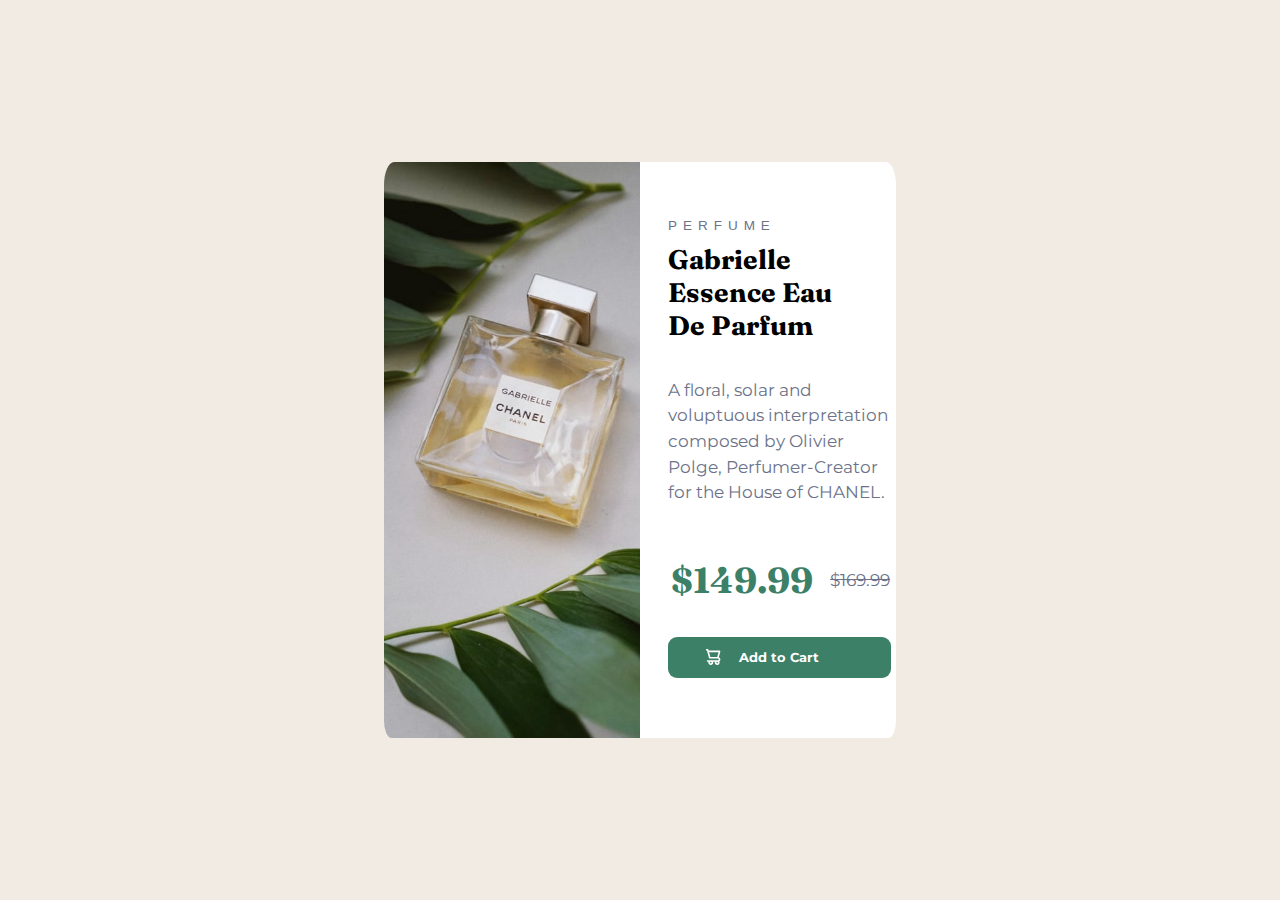
<file: index.html>
<!DOCTYPE html>
<html lang="en">
<head>
  <meta charset="UTF-8">
  <meta name="viewport" content="width=device-width, initial-scale=1.0"> <!-- displays site properly based on user's device -->
  <link rel="stylesheet" href="styles.css">

  <link href="https://fonts.googleapis.com/css?family=Montserrat:100,200,300,regular,500,600,700,800,900,100italic,200italic,300italic,italic,500italic,600italic,700italic,800italic,900italic" rel="stylesheet" />
  <link href="https://fonts.googleapis.com/css?family=Fraunces:100,200,300,regular,500,600,700,800,900,100italic,200italic,300italic,italic,500italic,600italic,700italic,800italic,900italic" rel="stylesheet" />

  

  <link rel="icon" type="image/png" sizes="32x32" href="./images/favicon-32x32.png">

  
  <title>Frontend Mentor | Product preview card component</title>

  <!-- Feel free to remove these styles or customise in your own stylesheet 👍 -->
  <style>
    .attribution { font-size: 11px; text-align: center; }
    .attribution a { color: hsl(228, 45%, 44%); }
  </style>
</head>
<body >
  <main class="main">
  <section class="image" >
    
    </section>
    <article class="text">



      <h5 class="perfume">Perfume</h5>

  <h1 class="header" >Gabrielle
     Essence Eau De Parfum</h1>
    <section class="sect">
<p>
      A floral, solar and voluptuous interpretation composed by Olivier Polge, 
  Perfumer-Creator for the House of CHANEL.
    </p>

    <section class="values">
       <p class="price">$149.99  </p>
    <p class="old__price">$169.99</p> <p>
    
  </p>  
    </section>
     
  
   <button class="button"> Add to Cart</button> 
  
 

    </section>
      
 
    </article>
  </main>
  


  <!-- <div class="attribution">
    Challenge by <a href="https://www.frontendmentor.io?ref=challenge" target="_blank">Frontend Mentor</a>. 
    Coded by <a href="#">Mantas Povilas Bagociunas</a>.
  </div> -->
</body>
</html>
</file>
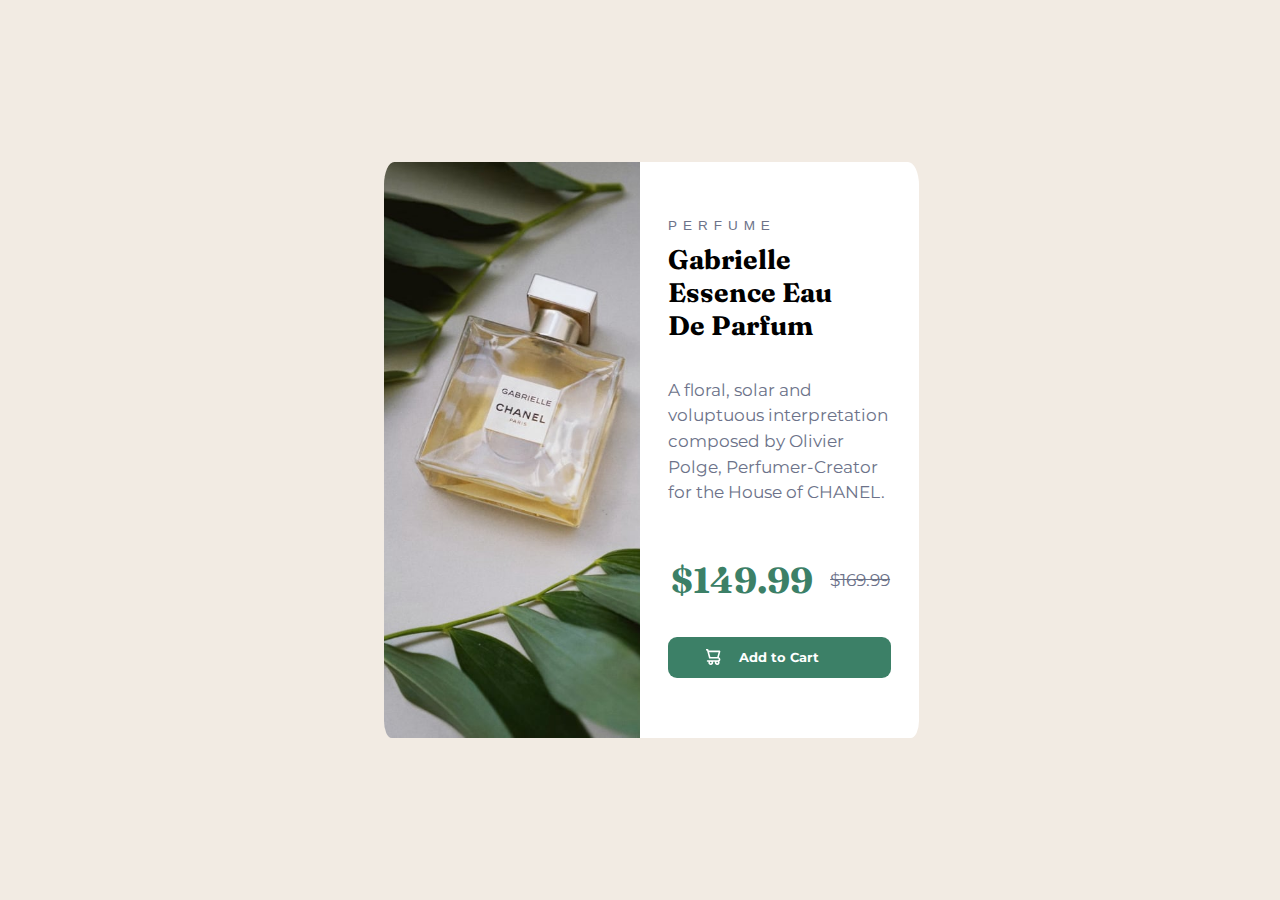
<file: 3exercisePerfum/index.html>
<!DOCTYPE html>
<html lang="en">

<head>
  <meta charset="UTF-8">
  <meta name="viewport" content="width=device-width, initial-scale=1.0">
  <!-- displays site properly based on user's device -->
  <link rel="stylesheet" href="styles.css">

  <link
    href="https://fonts.googleapis.com/css?family=Montserrat:100,200,300,regular,500,600,700,800,900,100italic,200italic,300italic,italic,500italic,600italic,700italic,800italic,900italic"
    rel="stylesheet" />
  <link
    href="https://fonts.googleapis.com/css?family=Fraunces:100,200,300,regular,500,600,700,800,900,100italic,200italic,300italic,italic,500italic,600italic,700italic,800italic,900italic"
    rel="stylesheet" />



  <link rel="icon" type="image/png" sizes="32x32" href="./images/favicon-32x32.png">


  <title>Frontend Mentor | Product preview card component</title>

  <!-- Feel free to remove these styles or customise in your own stylesheet 👍 -->
  <style>
    .attribution {
      font-size: 11px;
      text-align: center;
    }

    .attribution a {
      color: hsl(228, 45%, 44%);
    }
  </style>
</head>

<body>
  <main class="main">
    <section class="image">

    </section>
    <article class="text">



      <h5 class="perfume">Perfume</h5>

      <h1 class="header">Gabrielle
        Essence Eau De Parfum</h1>
      <section class="sect">
        <p>
          A floral, solar and voluptuous interpretation composed by Olivier Polge,
          Perfumer-Creator for the House of CHANEL.
        </p>

        <section class="values">
          <p class="price">$149.99 </p>
          <p class="old__price">$169.99</p>
          <p>

          </p>
        </section>


        <button class="button"> Add to Cart</button>



      </section>


    </article>
  </main>



  <!-- <div class="attribution">
    Challenge by <a href="https://www.frontendmentor.io?ref=challenge" target="_blank">Frontend Mentor</a>. 
    Coded by <a href="#">Mantas Povilas Bagociunas</a>.
  </div> -->
</body>

</html>
</file>
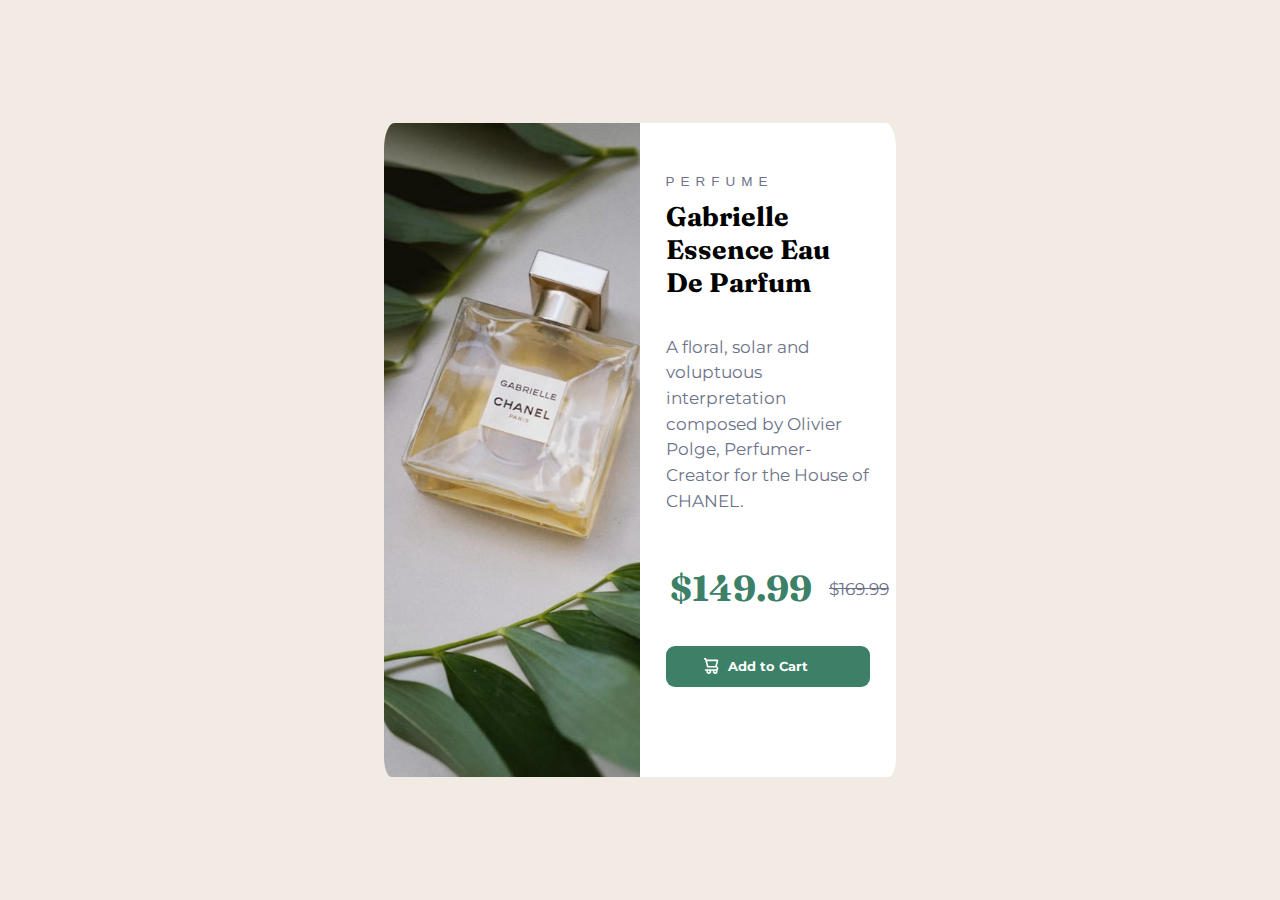
<file: CSS/3exercisePerfum/index.html>
<!DOCTYPE html>
<html lang="en">

<head>
  <meta charset="UTF-8">
  <meta name="viewport" content="width=device-width, initial-scale=1.0">
  <!-- displays site properly based on user's device -->
  <link rel="stylesheet" href="styles.css">

  <link
    href="https://fonts.googleapis.com/css?family=Montserrat:100,200,300,regular,500,600,700,800,900,100italic,200italic,300italic,italic,500italic,600italic,700italic,800italic,900italic"
    rel="stylesheet" />
  <link
    href="https://fonts.googleapis.com/css?family=Fraunces:100,200,300,regular,500,600,700,800,900,100italic,200italic,300italic,italic,500italic,600italic,700italic,800italic,900italic"
    rel="stylesheet" />



  <link rel="icon" type="image/png" sizes="32x32" href="./images/favicon-32x32.png">


  <title>Frontend Mentor | Product preview card component</title>

  <!-- Feel free to remove these styles or customise in your own stylesheet 👍 -->
  <style>
    .attribution {
      font-size: 11px;
      text-align: center;
    }

    .attribution a {
      color: hsl(228, 45%, 44%);
    }
  </style>
</head>

<body>
  <main class="main">
    <section class="image">

    </section>
    <article class="text">
      <h5 class="perfume">Perfume</h5>
      <h1 class="header">Gabrielle
        Essence Eau De Parfum</h1>
      <section class="sect">
        <p>
          A floral, solar and voluptuous interpretation composed by Olivier Polge,
          Perfumer-Creator for the House of CHANEL.
        </p>
        <section class="values">
          <p class="price">$149.99 </p>
          <p class="old__price">$169.99</p>
        </section>
        <button class="button"> Add to Cart</button>
      </section>
    </article>
  </main>



  <!-- <div class="attribution">
    Challenge by <a href="https://www.frontendmentor.io?ref=challenge" target="_blank">Frontend Mentor</a>. 
    Coded by <a href="#">Mantas Povilas Bagociunas</a>.
  </div> -->
</body>

</html>
</file>
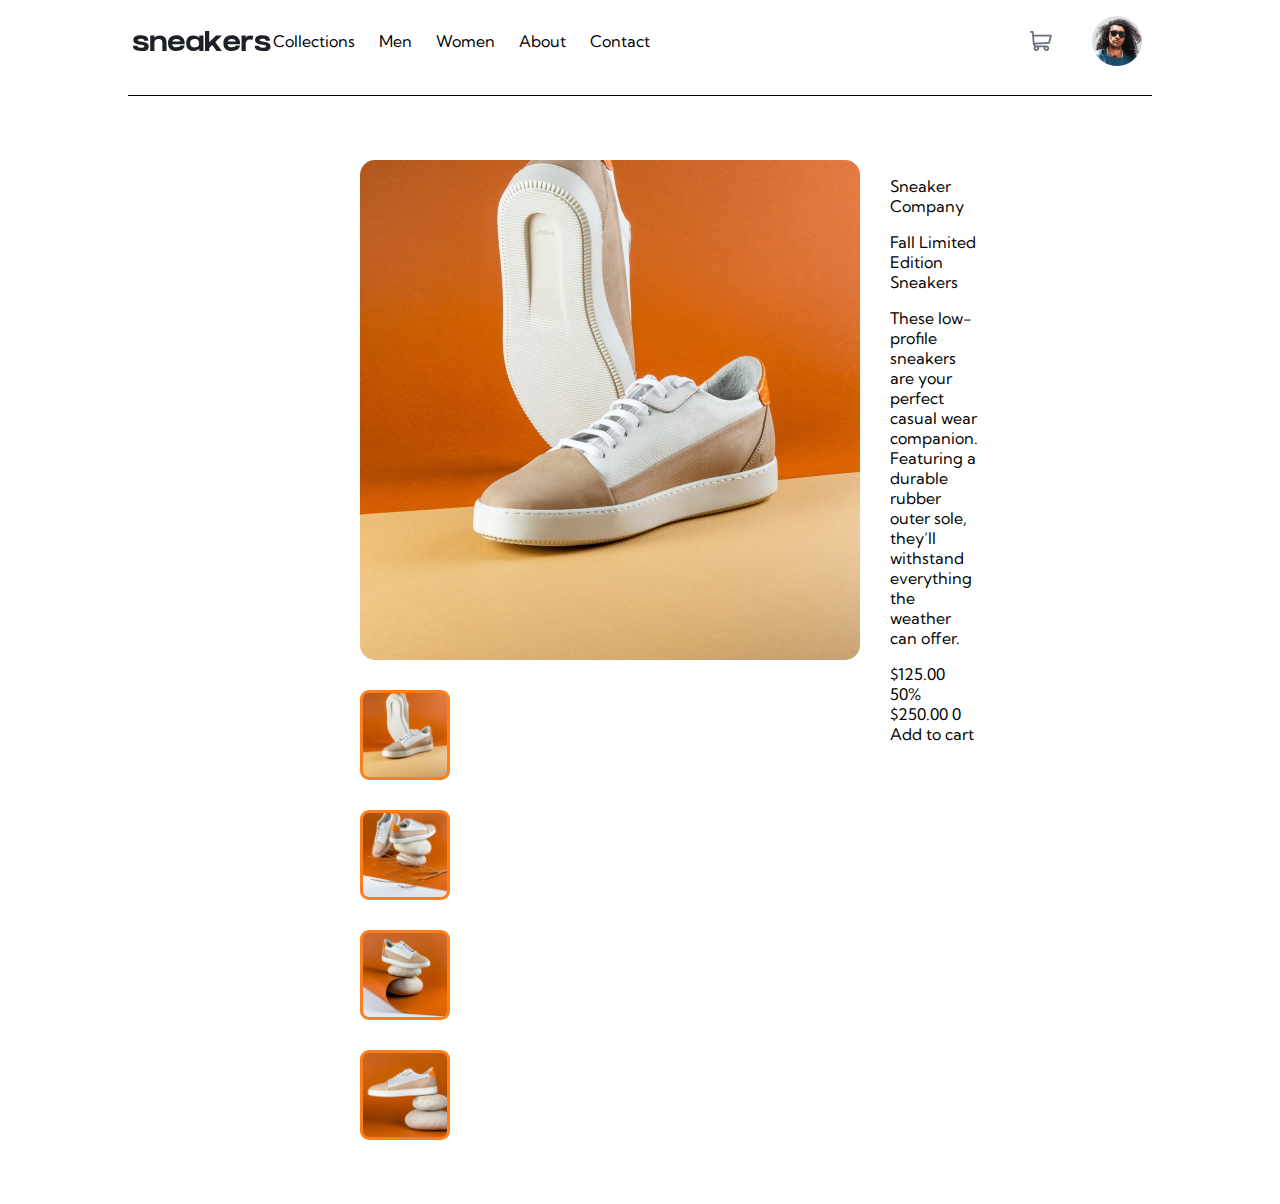
<file: CSS/4ecommerceMain/index.html>
<!DOCTYPE html>
<html lang="en">

<head>
  <meta charset="UTF-8">
  <meta name="viewport" content="width=device-width, initial-scale=1.0">
  <!-- displays site properly based on user's device -->

  <link rel="icon" type="image/png" sizes="32x32" href="./images/favicon-32x32.png">
  <link href="https://fonts.googleapis.com/css?family=Kumbh+Sans:100,200,300,regular,500,600,700,800,900"
    rel="stylesheet" />
  <title>Frontend Mentor | E-commerce product page</title>
  <link rel="stylesheet" href="style.css">
</head>

<body class="background">
  <header class="menu">
    <section class="logo">
      <nav class="nav-links">
        <ul>
          <li>Collections</li>
          <li>Men</li>
          <li>Women</li>
          <li>About</li>
          <li>Contact</li>
        </ul>

      </nav>

    </section>
    <section class="shopping-cart">-
    </section>
    <section class="profile">-
    </section>
  </header>


  <main class="main">
    <section class="images">
      <div class="central"></div>
      <div class="first"></div>
      <div class="second"></div>
      <div class="third"></div>
      <div class="fourth"></div>
    </section>
    <section class="info">
      <p> Sneaker Company</p>

      <p>Fall Limited Edition Sneakers</p>

      <p>These low-profile sneakers are your perfect casual wear companion. Featuring a
        durable rubber outer sole, they’ll withstand everything the weather can offer.
      </p>

      $125.00
      50%
      $250.00

      0
      Add to cart
    </section>

  </main>

  </div>
</body>

</html>
</file>
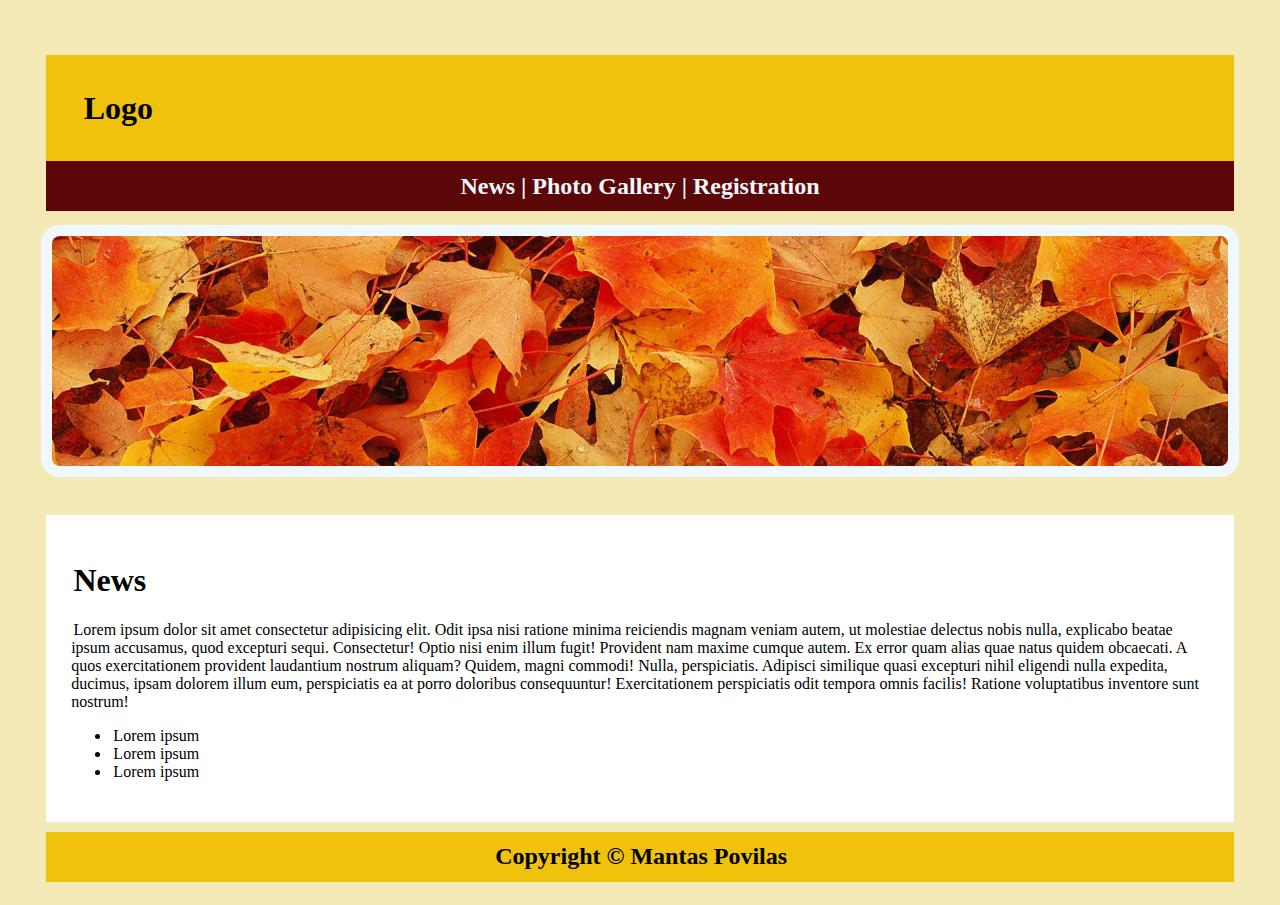
<file: HTML/Privaloma/index.html>
<!DOCTYPE html>
<html lang="en">
<head>
    <meta charset="UTF-8">
    <meta name="viewport" content="width=device-width, initial-scale=1.0">
    <title>Document</title>
    
    
</head>
<body style="background-color:rgb(243, 234, 183) ;">
  <header style="padding-inline: 3%;padding-top: 2%;">  
    <h1 style="background-color:rgb(240, 194, 12) ; text-indent: 0.2%;padding: 3%;">Logo 
        
       
    </h1> 
    <h2>
        <nav style=" background-color:rgb(91, 7, 7);padding: 1%; text-align: center; color: aliceblue;margin-top: -2%;">
            <a style="color: aliceblue; text-decoration: none;"href="/index.html">News</a>
            |

            <a style="color: aliceblue; text-decoration: none;"href="/photoGallery.html">Photo Gallery</a>
            |
            <a style="color: aliceblue; text-decoration: none;" href="/registration.html">Registration</a>
        </nav>
    </h2>
    
       
   
    
  </header>
    
  <figure style="margin-left: auto; margin-right: auto; height: 100%; width: 100%; margin-top: -0.5%; ">
    <p style="text-align: center;">
        <img src="images/autum_large1(1).jpg" alt="pavasaris" style="border: 0.3cm; border-style: solid; border-color: aliceblue; border-radius: 0.5cm; padding: 0; display: block; margin:0 auto; height: 100%; max-width: 93%;">
  </figure>
    </p>
    
    <section style="background-color:white ;padding-inline: 3%;padding-top: 2%;text-indent: 0.2%;padding: 2%; margin: 3%;">
        <h1>News</h1>
            <article>
                <p>Lorem ipsum dolor sit amet consectetur adipisicing elit. Odit ipsa nisi ratione minima reiciendis magnam veniam autem, ut molestiae delectus nobis nulla, explicabo beatae ipsum accusamus, quod excepturi sequi. Consectetur!
            Optio nisi enim illum fugit! Provident nam maxime cumque autem. Ex error quam alias quae natus quidem obcaecati. A quos exercitationem provident laudantium nostrum aliquam? Quidem, magni commodi! Nulla, perspiciatis.
            Adipisci similique quasi excepturi nihil eligendi nulla expedita, ducimus, ipsam dolorem illum eum, perspiciatis ea at porro doloribus consequuntur! Exercitationem perspiciatis odit tempora omnis facilis! Ratione voluptatibus inventore sunt nostrum!</p>

            </article>
            
            <ul style="list-style-type:disc ;">
                <li>Lorem ipsum</li>
                <li>Lorem ipsum</li>
                <li>Lorem ipsum</li>
            </ul>
    </section>

    <footer style="padding-inline: 3%;padding-top: 2%;">
      
        <h2 style="background-color:rgb(240, 194, 12) ; text-indent: 0.2%;padding: 1%; margin-top: -4.5%; text-align: center;">Copyright &copy; Mantas Povilas</h2> 
    </footer>
    
</body>
</html>
</file>
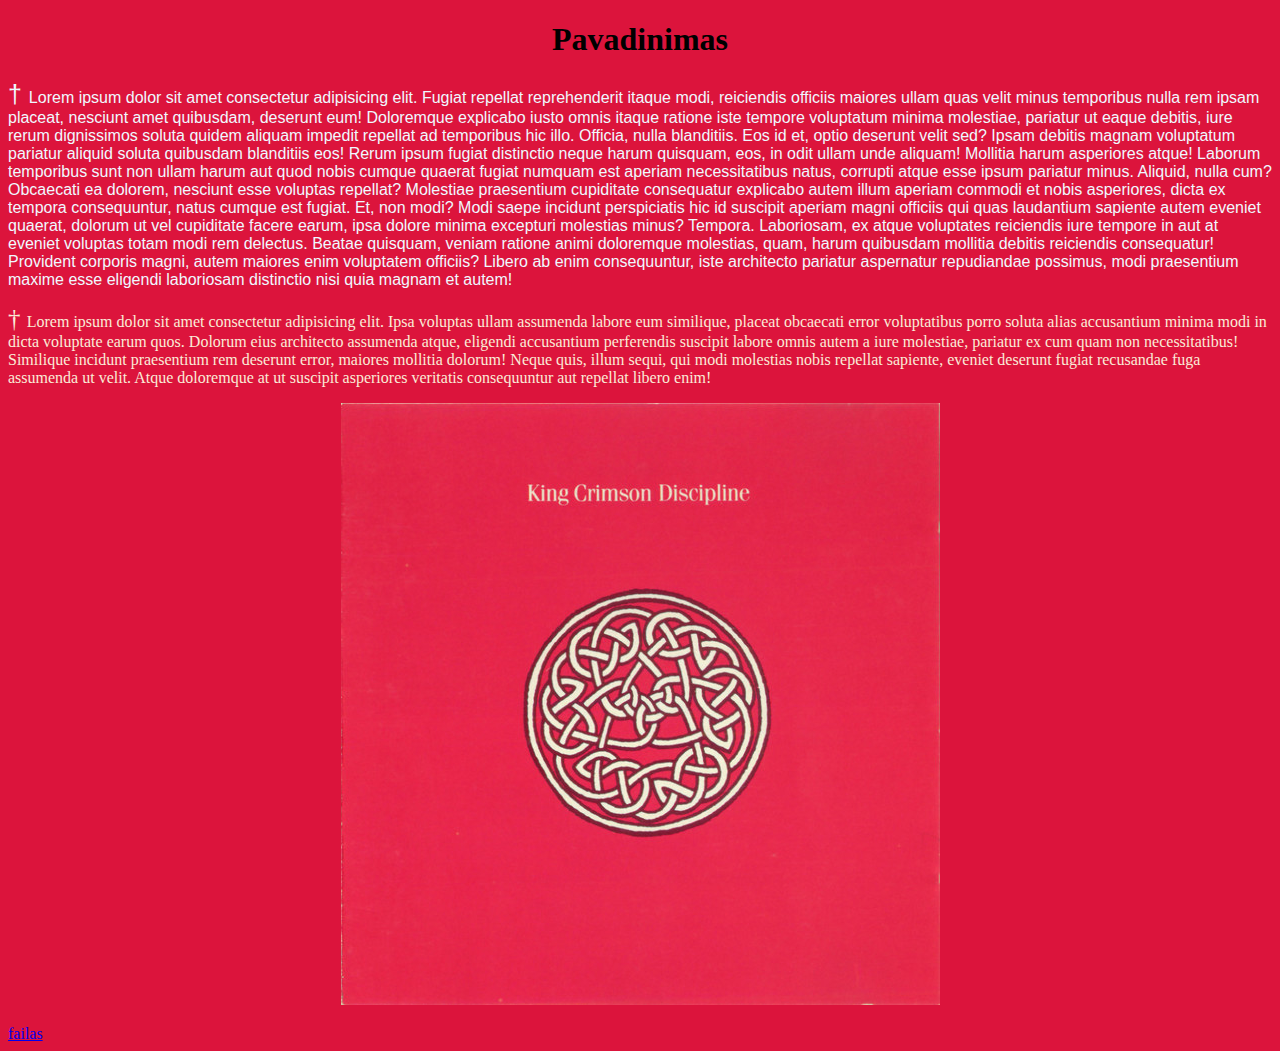
<file: HTML/test/index.html>
<!DOCTYPE html>
<html lang="en">
<head>
   <style>
     html {
        scroll-behaviour:smooth;
    }
   </style>
   
    <meta charset="UTF-8">
    <meta http-equiv="X-UA-Compatible" content="IE=edge">
    <meta name="viewport" content="width=device-width, initial-scale=1.0">
    <title>First HTML page</title>
    


</head>
<body style="background-color:crimson">

    <h1 style="text-align:center; rgb(0, 0, 0; background-color: rgb(240, 248, 255); padding: 20px ;">Pavadinimas</h1>

    <p style="color:aliceblue ; font-family:Arial, Helvetica, sans-serif;">
        <span style="font-weight: 90px;">  <span style="font-size: 25px;">&#134; </span>Lorem ipsum </span>dolor sit amet consectetur adipisicing elit. Fugiat repellat reprehenderit itaque modi, reiciendis officiis maiores ullam quas velit minus temporibus nulla rem ipsam placeat, nesciunt amet quibusdam, deserunt eum!
    Doloremque explicabo iusto omnis itaque ratione iste tempore voluptatum minima molestiae, pariatur ut eaque debitis, iure rerum dignissimos soluta quidem aliquam impedit repellat ad temporibus hic illo. Officia, nulla blanditiis.
    Eos id et, optio deserunt velit sed? Ipsam debitis magnam voluptatum pariatur aliquid soluta quibusdam blanditiis eos! Rerum ipsum fugiat distinctio neque harum quisquam, eos, in odit ullam unde aliquam!
    Mollitia harum asperiores atque! Laborum temporibus sunt non ullam harum aut quod nobis cumque quaerat fugiat numquam est aperiam necessitatibus natus, corrupti atque esse ipsum pariatur minus. Aliquid, nulla cum?
    Obcaecati ea dolorem, nesciunt esse voluptas repellat? Molestiae praesentium cupiditate consequatur explicabo autem illum aperiam commodi et nobis asperiores, dicta ex tempora consequuntur, natus cumque est fugiat. Et, non modi?
    Modi saepe incidunt perspiciatis hic id suscipit aperiam magni officiis qui quas laudantium sapiente autem eveniet quaerat, dolorum ut vel cupiditate facere earum, ipsa dolore minima excepturi molestias minus? Tempora.
    Laboriosam, ex atque voluptates reiciendis iure tempore in aut at eveniet voluptas totam modi rem delectus. Beatae quisquam, veniam ratione animi doloremque molestias, quam, harum quibusdam mollitia debitis reiciendis consequatur!
    Provident corporis magni, autem maiores enim voluptatem officiis? Libero ab enim consequuntur, iste architecto pariatur aspernatur repudiandae possimus, modi praesentium maxime esse eligendi laboriosam distinctio nisi quia magnam et autem!</p>

    <p style="color:antiquewhite"><span style="font-size: 25px;">&#134; </span>Lorem ipsum dolor sit amet consectetur adipisicing elit. Ipsa voluptas ullam assumenda labore eum similique, placeat obcaecati error voluptatibus porro soluta alias accusantium minima modi in dicta voluptate earum quos.
    Dolorum eius architecto assumenda atque, eligendi accusantium perferendis suscipit labore omnis autem a iure molestiae, pariatur ex cum quam non necessitatibus! Similique incidunt praesentium rem deserunt error, maiores mollitia dolorum!
    Neque quis, illum sequi, qui modi molestias nobis repellat sapiente, eveniet deserunt fugiat recusandae fuga assumenda ut velit. Atque doloremque at ut suscipit asperiores veritatis consequuntur aut repellat libero enim!</p>
    <p style="text-align:center ;">

         <img src="Images/c78254.jpg" alt="King Crimson">
    </p>

   <a href="failai/failas.html">failas</a>


</body>
</file>
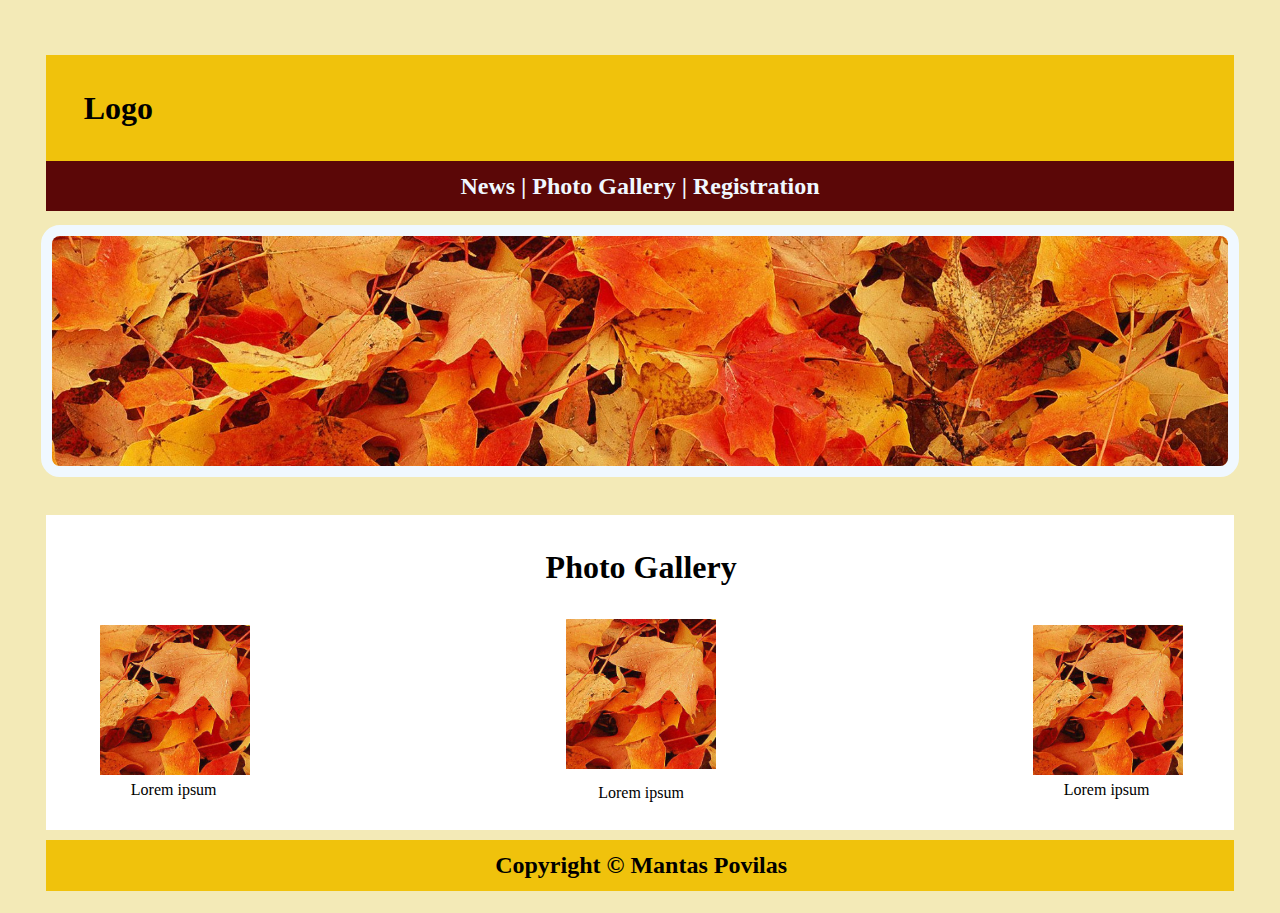
<file: HTML/Privaloma/photoGallery.html>
<!DOCTYPE html>
<html lang="en">
<head>
    <meta charset="UTF-8">
    <meta name="viewport" content="width=device-width, initial-scale=1.0">
    <title>Document</title>
</head>
<body style="background-color:rgb(243, 234, 183) ;">
  <header style="padding-inline: 3%;padding-top: 2%;">  
    <h1 style="background-color:rgb(240, 194, 12) ; text-indent: 0.2%;padding: 3%;">Logo 
        
       
    </h1> 
    <h2>
        <nav style=" background-color:rgb(91, 7, 7);padding: 1%; text-align: center; color: aliceblue;margin-top: -2%;">
            <a style="color: aliceblue; text-decoration: none;"href="/index.html">News</a>
            |

            <a style="color: aliceblue; text-decoration: none;"href="/photoGallery.html">Photo Gallery</a>
            |
            <a style="color: aliceblue; text-decoration: none;" href="/registration.html">Registration</a>
        </nav>
    </h2>
    
</header>


  <figure style="margin-left: auto; margin-right: auto; height: 100%; width: 100%; margin-top: -0.5%; ">
    <p style="text-align: center;">
        <img src="images/autum_large1(1).jpg" alt="pavasaris" style="border: 0.3cm; border-style: solid; border-color: aliceblue; border-radius: 0.5cm; padding: 0; display: block; margin:0 auto; height: 100%; max-width: 93%;">

        </p>
  </figure>
    
  <section style="text-align:center; background-color:white ;padding-inline: 3%;padding-top: 2%;text-indent: 0.2%;padding: 1%; margin: 3%;">
    <h1 >Photo Gallery</h1>
    <p>
      <figure style="float:left; " >
          <img src="images/autumn.jpg" alt="autumn" width="auto" height="150px" style="padding:1%;"> <figcaption>Lorem ipsum</figcaption>
                </figure>
                  <figure style="float:right;">
                     <img src="images/autumn.jpg" alt="autumn" width="auto" height="150px"style="padding:1%"> <figcaption>Lorem ipsum</figcaption>
                  </figure>
               <figure style="float: none;">
                <img src="images/autumn.jpg" alt="autumn" width="auto" height="150px"style="padding-bottom:1%;margin-top:1%" > <figcaption>Lorem ipsum</figcaption>
               </figure>
    </p>
        
                
                
                
        
        
</section>

  
  <footer style="padding-inline: 3%;padding-top: 2%;">
      
    <h2 style="background-color:rgb(240, 194, 12) ; text-indent: 0.2%;padding: 1%; margin-top: -4.5%; text-align: center;">Copyright &copy; Mantas Povilas</h2> 
</footer>
    
</body>
</html>
</file>
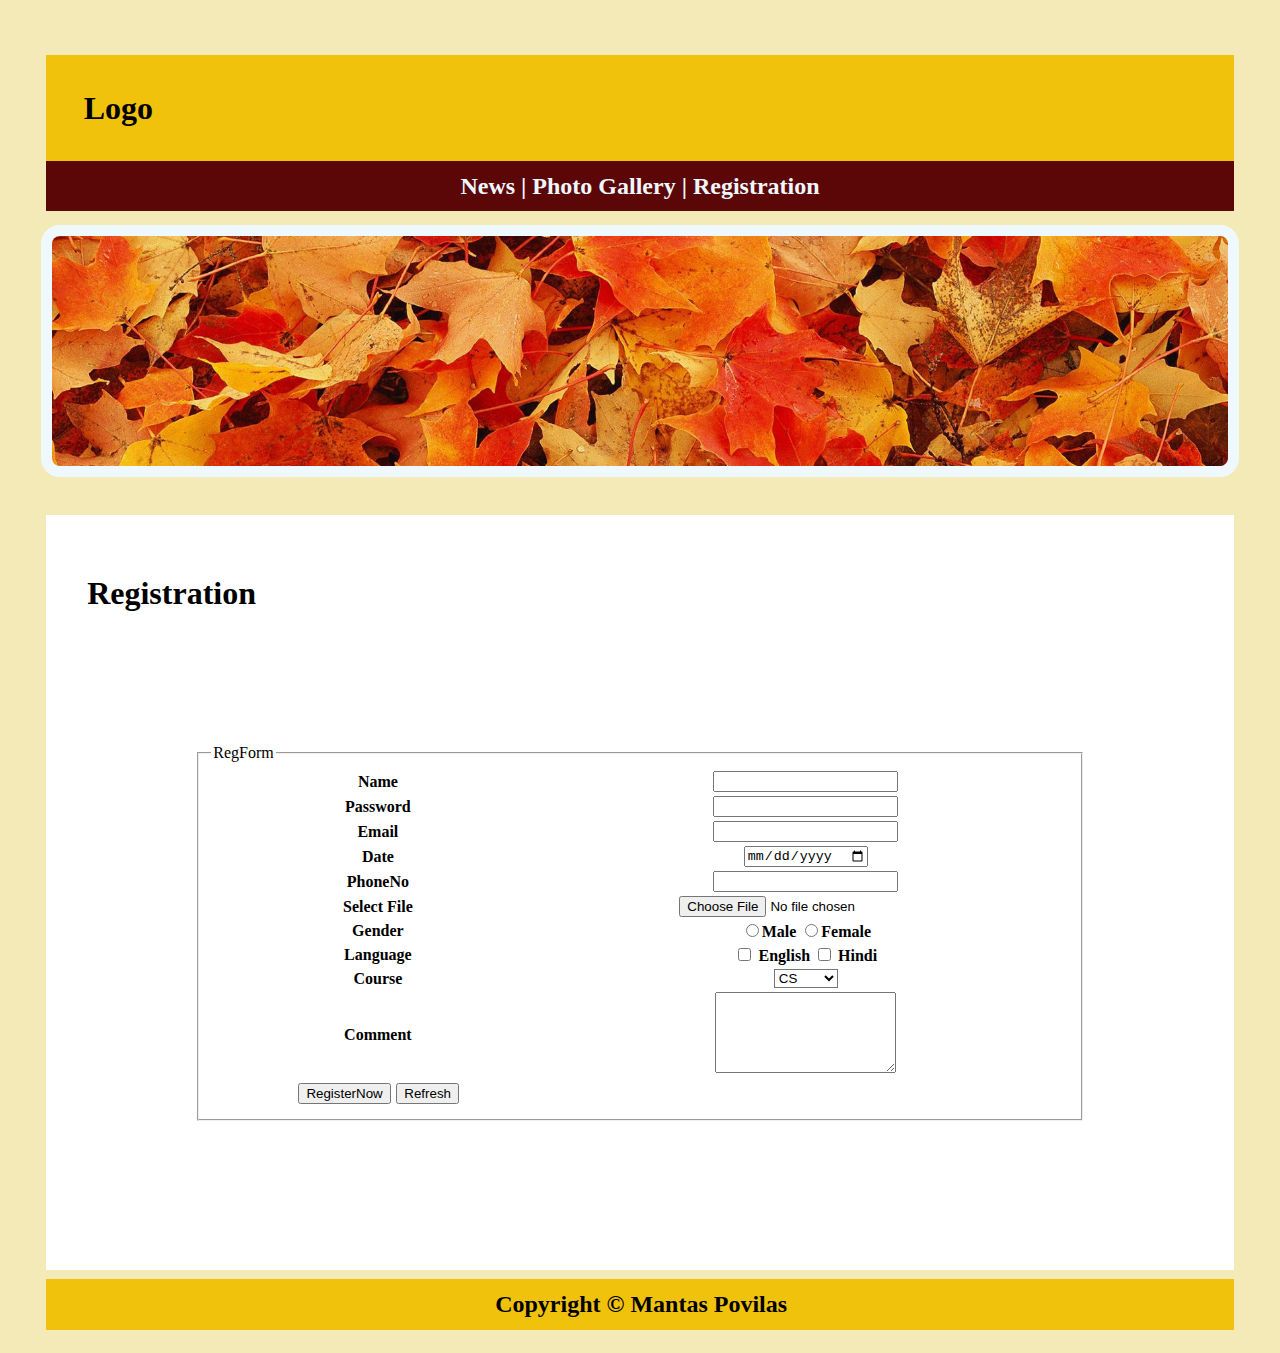
<file: HTML/Privaloma/registration.html>
<!DOCTYPE html>
<html lang="en">
<head>
    <meta charset="UTF-8">
    <meta name="viewport" content="width=device-width, initial-scale=1.0">
    <title>Document</title>
</head>
<body style="background-color:rgb(243, 234, 183) ;">
  <header style="padding-inline: 3%;padding-top: 2%;">  
    <h1 style="background-color:rgb(240, 194, 12) ; text-indent: 0.2%;padding: 3%;">Logo 
        
       
    </h1> 
    <h2>
        <nav style=" background-color:rgb(91, 7, 7);padding: 1%; text-align: center; color: aliceblue;margin-top: -2%;">
            <a style="color: aliceblue; text-decoration: none;"href="/index.html">News</a>
            |

            <a style="color: aliceblue; text-decoration: none;"href="/photoGallery.html">Photo Gallery</a>
            |
            <a style="color: aliceblue; text-decoration: none;" href="/registration.html">Registration</a>
        </nav>
    </h2>
    
</header>


  <figure style="margin-left: auto; margin-right: auto; height: 100%; width: 100%; margin-top: -0.5%; ">
    <p style="text-align: left;">
        <img src="images/autum_large1(1).jpg" alt="pavasaris" style="border: 0.3cm; border-style: solid; border-color: aliceblue; border-radius: 0.5cm; padding: 0; display: block; margin:0 auto; height: 100%; max-width: 93%;">

        </p>
  </figure>


  <figure style="background-color:white ;text-indent: 0.3%; margin: 3%; padding: 3%;">
    
    <h1>Registration</h1>
    
    
        <form style="padding: 10%;" action="/registration.html" method="get" autocomplete="on"  ">
            <fieldset >
                <legend>RegForm</legend>
                    
                
                <table style="width: 100%;">

                   <tr>
                   
                    <th> <label for="fname"> Name</label>  </th>
                    <th><input  type="text" name="fname" ><br>  </th>
               
                    
                
                   </tr>  
                   <tr>
                    <th><label for="fpassword"> Password</label></th>
                    <th><input type="password" name="fpassword"  ><br></th>
                   </tr>

                   <tr>
                    <th><label for="femail"> Email</label></th>
                    <th><input type="email" name="femail" ><br></th>
                   </tr>
            
                   <tr>
                    <th><label for="fdate"> Date</label> </th>
                    <th><input type="date" name="fdate" ><br></th>
                   </tr>
            
                   <tr>
                    <th><label for="fphone" > PhoneNo</label></th>
                    <th><input type="number" name="fphone" ><br></th>
                   </tr>
                   
                   <tr>
                    <th><label for="fselect">Select File</label></th>
                    <th><input type="file" name="fselect" ><br></th>
                   </tr>

                   <tr>
                    <th>Gender</th>
                    <th> <input type="radio" name="fgenmale" id="male" value="MALE"><label for="fgenmale">Male</label>

                <input type="radio" name="fgenfemale" id="female" value="FEMALE"><label for="fgenfemale">Female</label></th>
                   </tr>
           
                   <tr>
                    <th>Language</th>
                    <th><input type="checkbox"  id="english" name="English" value="English">
                    <label for="English">English</label>
                    <input type="checkbox"  id="hindi" name="Hindi" value="Hindi">
                    <label for="Hindi">Hindi</label>
                    </th>
                   </tr>

            
                   <tr>
                    <th><label for="fcourse">Course</label></th>
                    <th><select style="background-color:white;" name="courses" id="courses">
                  <option value="CS">CS</option>
                  <option value="Java">Java</option>
                  <option value="Python">Python</option>
                  <option value="Rust">Rust</option>
                </select> </th>
                   </tr>
                    <tr>
                        <th><label for="comment">Comment</label></th>
                        <th><textarea id="comment" name="comments" rows="5" cols="20"> </textarea></th>
                    </tr>
           
                    <tr>
                       <th>
                        <button type="button"style="margin:0.5%">RegisterNow</button>
           <button type="button">Refresh</button>
                       </th>
                    </tr>
                </table>
                    
            </fieldset>
        
        </form>
        
  </figure>

  <footer style="padding-inline: 3%;padding-top: 2%;">
      
    <h2 style="background-color:rgb(240, 194, 12) ; text-indent: 0.2%;padding: 1%; margin-top: -4.5%; text-align: center;">Copyright &copy; Mantas Povilas</h2> 
</footer>
</body>
</html>
</file>
<file: styles.css>
html {
    box-sizing: border-box;
}
*, *:before, *:after {
    box-sizing: inherit;
}

body{
    margin:0px;
}

.main{
    width: 100vw;
    height: 100vh;
    background-color: hsl(30, 38%, 92%) ;
    
    display: grid;
    
    grid-template-columns:1fr 1fr;
    align-items: center;
    align-content: center;

    

}

.image{
    background-image:url(images/image-product-desktop.jpg);
    width:40%;
    height:40%;
    background-position-x: center;
    background-size: cover;
    background-color: aliceblue;
    justify-self: end;
    border-top-left-radius: 4%;
    border-bottom-left-radius: 3%;
    
    
}


.text{
   
    background-color:white ;
    width: 40%;
    height: 40%;
    justify-self: start;
    display: grid;
    grid-template-rows: 1fr 1fr 1fr 1fr;
    align-content: center;  
    
    

    border-top-right-radius: 4%;
    border-bottom-right-radius: 3%;
    
}
.perfume{
    text-transform:uppercase;
    font-family: 'Franklin Gothic Medium', 'Arial Narrow', Arial, sans-serif ;
    font-weight: lighter;
    letter-spacing: 6px;
    margin-left: 10%;
    margin-top: 20%;
    margin-bottom: -3%;
    font-size: 1.5vmin;
    color: hsl(228, 12%, 48%);

}

.header{
    text-align: left;
    font-family: fraunces;
    font-size: 2.1vw;
    margin-left: 10%;
    margin-right: 20%;

    
    
}

p{
    font-size: auto;
    line-height: 150%;
    font-family: montserrat;
    margin-left: 10%;
    font-size: 1.9vmin;
    color:hsl(228, 12%, 48%);
    margin-right: 2vw;


}

.values{
    display: grid;
    grid-template-columns: 1fr 1fr 1fr;
    align-items: center;
    margin-left: 5%;
    margin-top: -2%;
    margin-bottom: -2%;

}
p.price{
    font-family: fraunces;
    font-weight: bold;
    color: hsl(158, 36%, 37%);
    font-size:4vh;
}
p.old__price{
    text-decoration: line-through ;
    color:hsl(228, 12%, 48%);    
}

.button{
    background-color: hsl(158, 36%, 37%);
    border:none;
    border-radius:1vh;
    padding:1vw;
    width:80%;
    font-weight:bold ;
    color: white;
    font-size: 1vw;
    font-family: montserrat;
    margin-left: 10%;
    margin-bottom: 15%;
    background-image: url(images/icon-cart.svg);
    background-size:1.7vmin;
    background-repeat: no-repeat;
    background-position-y:center;
    background-position-x:3vw;
    opacity: 1;
}
.button:hover{
    background-color: hsl(159, 38%, 19%);
}
.button:active{
    box-shadow: 0 0.5px #666;
    transform: translateY(1px);
  }
</file>
<file: 3exercisePerfum/styles.css>
html {
    box-sizing: border-box;
}
*, *:before, *:after {
    box-sizing: inherit;
}

body{
    margin:0px;
}

.main{
    width: 100vw;
    height: 100vh;
    background-color: hsl(30, 38%, 92%) ;
    
    display: grid;
    
    grid-template-columns:1fr 1fr;
    align-items: center;
    align-content: center;

    

}

.image{
    background-image:url(images/image-product-desktop.jpg);
    width:40%;
    height:40%;
    background-position-x: center;
    background-size: cover;
    background-color: aliceblue;
    justify-self: end;
    border-top-left-radius: 4%;
    border-bottom-left-radius: 3%;
    
    
}


.text{
   
    background-color:white ;
    width: 40%;
    height: 40%;
    min-width:min-content;
    justify-self: start;
    display: grid;
    grid-template-rows: 1fr 1fr 1fr 1fr;
    align-content: center;  

    
    

    border-top-right-radius: 4%;
    border-bottom-right-radius: 3%;
    
}
.perfume{
    text-transform:uppercase;
    font-family: 'Franklin Gothic Medium', 'Arial Narrow', Arial, sans-serif ;
    font-weight: lighter;
    letter-spacing: 6px;
    margin-left: 10%;
    margin-top: 20%;
    margin-bottom: -3%;
    font-size: 1.5vmin;
    color: hsl(228, 12%, 48%);

}

.header{
    text-align: left;
    font-family: fraunces;
    font-size: 2.1vw;
    margin-left: 10%;
    margin-right: 20%;

    
    
}

p{
    font-size: auto;
    line-height: 150%;
    font-family: montserrat;
    margin-left: 10%;
    font-size: 1.9vmin;
    color:hsl(228, 12%, 48%);
    margin-right: 2vw;


}

.values{
    display: grid;
    grid-template-columns: 1fr 1fr 1fr;
    align-items: center;
    margin-left: 5%;
    margin-top: -2%;
    margin-bottom: -2%;

}
p.price{
    font-family: fraunces;
    font-weight: bold;
    color: hsl(158, 36%, 37%);
    font-size:4vh;
}
p.old__price{
    text-decoration: line-through ;
    color:hsl(228, 12%, 48%);    
}

.button{
    background-color: hsl(158, 36%, 37%);
    border:none;
    border-radius:1vh;
    padding:1vw;
    width:80%;
    font-weight:bold ;
    color: white;
    font-size: 1vw;
    font-family: montserrat;
    margin-left: 10%;
    margin-bottom: 15%;
    background-image: url(images/icon-cart.svg);
    background-size:1.7vmin;
    background-repeat: no-repeat;
    background-position-y:center;
    background-position-x:3vw;
    opacity: 1;
}
.button:hover{
    background-color: hsl(159, 38%, 19%);
}
.button:active{
    box-shadow: 0 0.5px #666;
    transform: translateY(1px);
  }
</file>
<file: CSS/3exercisePerfum/styles.css>
html {
    box-sizing: border-box;
}
*, *:before, *:after {
    box-sizing: inherit;
}

body{
    margin:0px;
}

.main{
    width: 100vw;
    height: 100vh;
    background-color: hsl(30, 38%, 92%) ;
    
    display: grid;
    
    grid-template-columns:1fr 1fr;
    align-items: center;
    align-content: center;

    

}

.image{
    background-image:url(images/image-product-desktop.jpg);
    width:40%;
    height:40%;
    background-position-x: center;
    background-size: cover;
    background-color: aliceblue;
    justify-self: end;
    border-top-left-radius: 4%;
    border-bottom-left-radius: 3%;
    
    
}


.text{
   
    background-color:white ;
    width: 40%;
    height: 40%;
    min-width:min-content;
    justify-self: start;
    display: grid;
    grid-template-rows: 1fr 1fr 1fr 1fr;
    align-content: center;  

    
    

    border-top-right-radius: 4%;
    border-bottom-right-radius: 3%;
    
}
.perfume{
    text-transform:uppercase;
    font-family: 'Franklin Gothic Medium', 'Arial Narrow', Arial, sans-serif ;
    font-weight: lighter;
    letter-spacing: 6px;
    margin-left: 10%;
    margin-top: 20%;
    margin-bottom: -3%;
    font-size: 1.5vmin;
    color: hsl(228, 12%, 48%);

}

.header{
    text-align: left;
    font-family: fraunces;
    font-size: 2.1vw;
    margin-left: 10%;
    margin-right: 20%;

    
    
}

p{
    font-size: auto;
    line-height: 150%;
    font-family: montserrat;
    margin-left: 10%;
    font-size: 1.9vmin;
    color:hsl(228, 12%, 48%);
    margin-right: 2vw;


}

.values{
    display: grid;
    grid-template-columns: 1fr 1fr 1fr;
    align-items: center;
    margin-left: 5%;
    margin-top: -2%;
    margin-bottom: -2%;

}
p.price{
    font-family: fraunces;
    font-weight: bold;
    color: hsl(158, 36%, 37%);
    font-size:4vh;
}
p.old__price{
    text-decoration: line-through ;
    color:hsl(228, 12%, 48%);    
}

.button{
    background-color: hsl(158, 36%, 37%);
    border:none;
    border-radius:1vh;
    padding:1vw;
    width:80%;
    font-weight:bold ;
    color: white;
    font-size: 1vw;
    font-family: montserrat;
    margin-left: 10%;
    margin-bottom: 15%;
    background-image: url(images/icon-cart.svg);
    background-size:1.7vmin;
    background-repeat: no-repeat;
    background-position-y:center;
    background-position-x:3vw;
    opacity: 1;
}
.button:hover{
    background-color: hsl(159, 38%, 19%);
}
.button:active{
    box-shadow: 0 0.5px #666;
    transform: translateY(1px);
  }
</file>
<file: CSS/4ecommerceMain/style.css>
html {
    box-sizing: border-box;
}

*, *:before, *:after {
    box-sizing: border-box;
}

.background{
    background-color: hsl(0, 0%, 100%);
    margin: 0;
}

.menu{
    display: grid;
    grid-template-columns:2fr 1fr  90px 5px;
    align-items: center;
    justify-items: left;
    padding:5px;
    margin-left: 10vw;
    margin-right: 10vw;
    padding-bottom: 2vh;
    margin-bottom: 4vh;
    border-top: 0cm;
    border-left: 0cm;
    border-right: 0cm;
    border-bottom: 0.01cm;
    border-color: black;
    border-style:solid;    
}

.logo{
    background-image: url(images/logo.svg);
    background-repeat: no-repeat;
    width: 1fr;
    height: 1fr;
    background-position:left ;
}

.nav-links{
    list-style-type: none;
    margin-left: 7vw;
}

.nav-links li{
    display: inline-block;
    padding: 10px;
    font-family: kumbh sans;
    font-weight: 400;
    
}
.shopping-cart{
    background-image: url(images/icon-cart.svg);
    background-position:right;
    width: 30px;
    height: 30px;
    background-repeat: no-repeat;
    color: white;
    justify-self:right;
    
}
.profile{
    background-image: url(images/image-avatar.png);
    background-repeat: no-repeat;
    width: 50px;
    height: 50px;
    color: white;
    background-size: contain;
    justify-self: right;
}
.main{
    font-family: kumbh sans;
    display: grid;
    grid-template-columns: 1fr 1fr;
    margin: 5vw 40vh;
    gap:30px;
}

.images{
    display:grid;
    grid-template-columns: 1fr;
    grid-area:unset;
    gap:30px;
    align-content:;
    justify-content: left;
}
.central{
    background-image: url(images/image-product-1.jpg);
    width: 500px;
    height: 500px;
    background-size: contain;
    border-radius: 3%;
    
}
.first{
    background-image: url(images/image-product-1-thumbnail.jpg);
    width:90px;
    height:90px;
    background-size:contain;
    border-radius: 10%;
    border: 3px;
    border-color: hsl(26, 100%, 55%);
    border-style: solid;
}
.second{
    background-image: url(images/image-product-2-thumbnail.jpg);
    width:90px;
    height:90px;
    background-size:contain;
    border-radius: 10%;
    border: 3px;
    border-color: hsl(26, 100%, 55%);
    border-style: solid;
}
.third{
    background-image: url(images/image-product-3-thumbnail.jpg);
    width:90px;
    height:90px;
    background-size:contain;
    border-radius: 10%;
    border: 3px;
    border-color: hsl(26, 100%, 55%);
    border-style: solid;
}
.fourth{
    background-image: url(images/image-product-4-thumbnail.jpg);
    width:90px;
    height:90px;
    background-size:contain;
    border-radius: 10%;
    border: 3px;
    border-color: hsl(26, 100%, 55%);
    border-style: solid;
}
</file>
